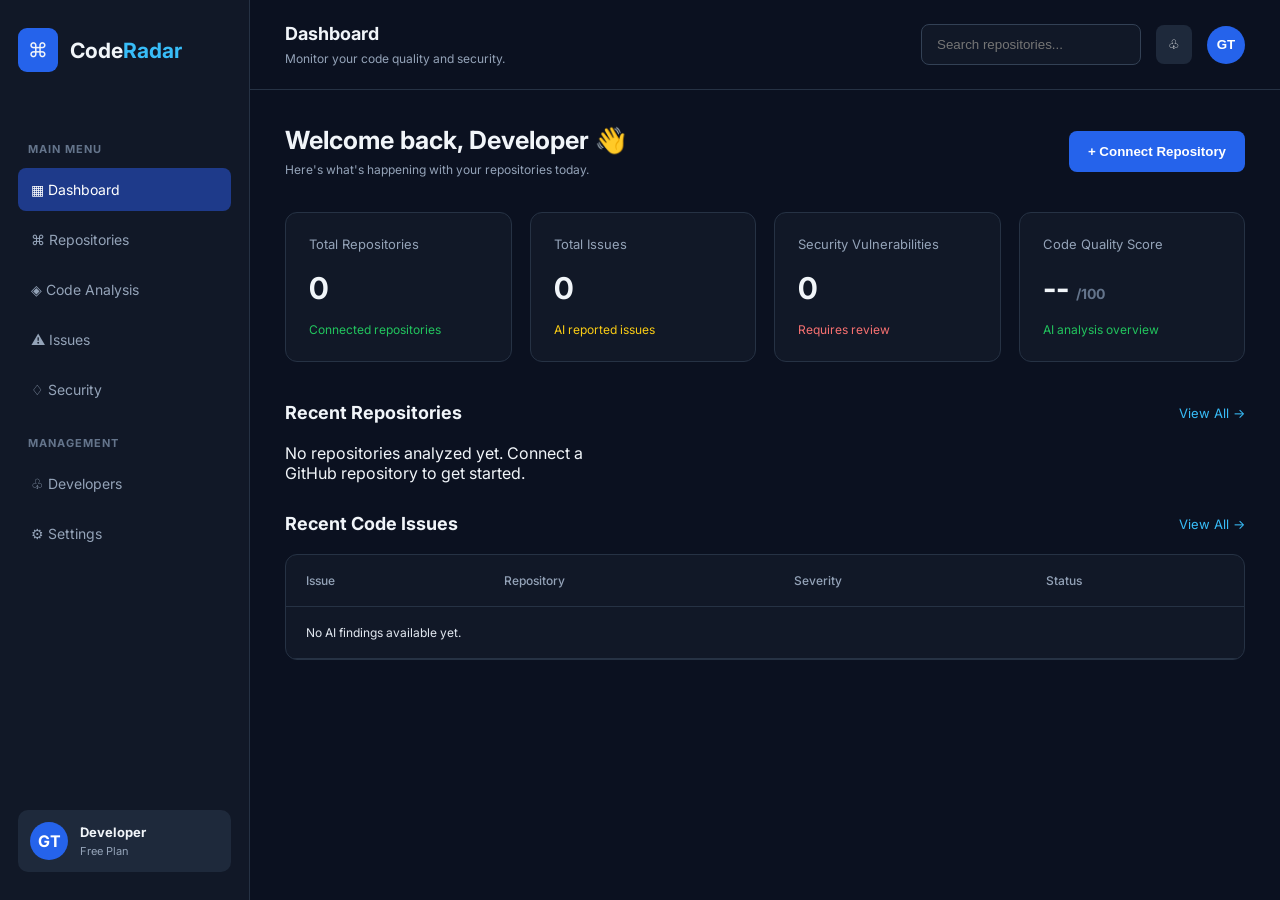
<file: frontend/index.html>
<!DOCTYPE html>
<html lang="en">

<head>
    <meta charset="UTF-8">
    <meta name="viewport" content="width=device-width, initial-scale=1.0">

    <title>Code Radar | AI Code Review</title>

    <link rel="stylesheet" href="css/style.css">
    <script src="js/app.js" defer></script>
</head>

<body>

    <div class="dashboard">

        <!-- Sidebar -->
        <aside class="sidebar">

            <div class="logo">
                <span class="logo-icon">⌘</span>
                <h2>Code<span>Radar</span></h2>
            </div>

            <div class="menu">
                <p class="menu-title">MAIN MENU</p>

                <a href="index.html" class="menu-item active">▦ Dashboard</a>
                <a href="repositories.html" class="menu-item">⌘ Repositories</a>
                <a href="analysis.html" class="menu-item">◈ Code Analysis</a>
                <a href="#" class="menu-item">⚠ Issues</a>
                <a href="security.html" class="menu-item">♢ Security</a>

                <p class="menu-title">MANAGEMENT</p>

                <a href="#" class="menu-item">♧ Developers</a>
                <a href="#" class="menu-item">⚙ Settings</a>
            </div>

            <div class="sidebar-bottom">
                <div class="user-profile">
                    <div class="avatar">GT</div>
                    <div>
                        <h4>Developer</h4>
                        <p>Free Plan</p>
                    </div>
                </div>
            </div>

        </aside>


        <!-- Main Content -->
        <main class="main-content">

            <!-- Top Navbar -->
            <header class="topbar">

                <div>
                    <h3>Dashboard</h3>
                    <p>Monitor your code quality and security.</p>
                </div>

                <div class="top-actions">
                    <input type="text" placeholder="Search repositories...">
                    <button class="notification">♧</button>
                    <button class="profile-btn">GT</button>
                </div>

            </header>


            <!-- Dashboard Content -->
            <section class="content">

                <div class="welcome-section">
                    <div>
                        <h1>Welcome back, Developer 👋</h1>
                        <p>Here's what's happening with your repositories today.</p>
                    </div>

                    <button class="connect-btn" id="connectBtn">
                        + Connect Repository
                    </button>
                </div>


                <!-- Statistics Cards -->
                <div class="stats-grid">

                    <div class="stat-card">
                        <p>Total Repositories</p>
                        <h2 id="totalRepositories">0</h2>
                        <span class="positive">Connected repositories</span>
                    </div>

                    <div class="stat-card">
                        <p>Total Issues</p>
                        <h2 id="totalIssues">0</h2>
                        <span class="warning">AI reported issues</span>
                    </div>

                    <div class="stat-card">
                        <p>Security Vulnerabilities</p>
                        <h2 id="totalVulnerabilities">0</h2>
                        <span class="danger">Requires review</span>
                    </div>

                    <div class="stat-card">
                        <p>Code Quality Score</p>
                        <h2>
                            <span id="qualityScore">--</span>
                            <span class="small">/100</span>
                        </h2>
                        <span class="positive">AI analysis overview</span>
                    </div>

                </div>


                <!-- Repository Section -->
                <div class="section-heading">
                    <h2>Recent Repositories</h2>
                    <a href="repositories.html">View All →</a>
                </div>

                <div class="repository-grid" id="recentRepositories">

                    <p id="noRepositories">
                        No repositories analyzed yet. Connect a GitHub repository to get started.
                    </p>

                </div>


                <!-- Issues Table -->
                <div class="section-heading">
                    <h2>Recent Code Issues</h2>
                    <a href="analysis.html">View All →</a>
                </div>

                <div class="table-container">

                    <table>

                        <thead>
                            <tr>
                                <th>Issue</th>
                                <th>Repository</th>
                                <th>Severity</th>
                                <th>Status</th>
                            </tr>
                        </thead>

                        <tbody id="recentIssues">

                            <tr>
                                <td colspan="4">
                                    No analysis results available yet.
                                </td>
                            </tr>

                        </tbody>

                    </table>

                </div>

            </section>

        </main>

    </div>


    <!-- GitHub Connect Modal -->
    <div class="modal-overlay" id="githubModal">

        <div class="modal-box">

            <div class="modal-header">
                <h2>Connect GitHub Repository</h2>
                <button id="closeModal">&times;</button>
            </div>

            <p class="modal-description">
                Connect your GitHub repository to start AI-powered code analysis.
            </p>

            <form id="githubForm">

                <label>GitHub Repository URL</label>

                <input
                    type="url"
                    id="repoUrl"
                    placeholder="https://github.com/username/repository"
                    required
                >

                <label>Repository Name</label>

                <input
                    type="text"
                    id="repoName"
                    placeholder="Enter repository name"
                    required
                >

                <button type="submit" class="modal-connect">
                    Connect Repository
                </button>

            </form>

        </div>

    </div>


    <!-- Toast Notification -->
    <div id="toast" class="toast"></div>


</body>
</html>
</file>
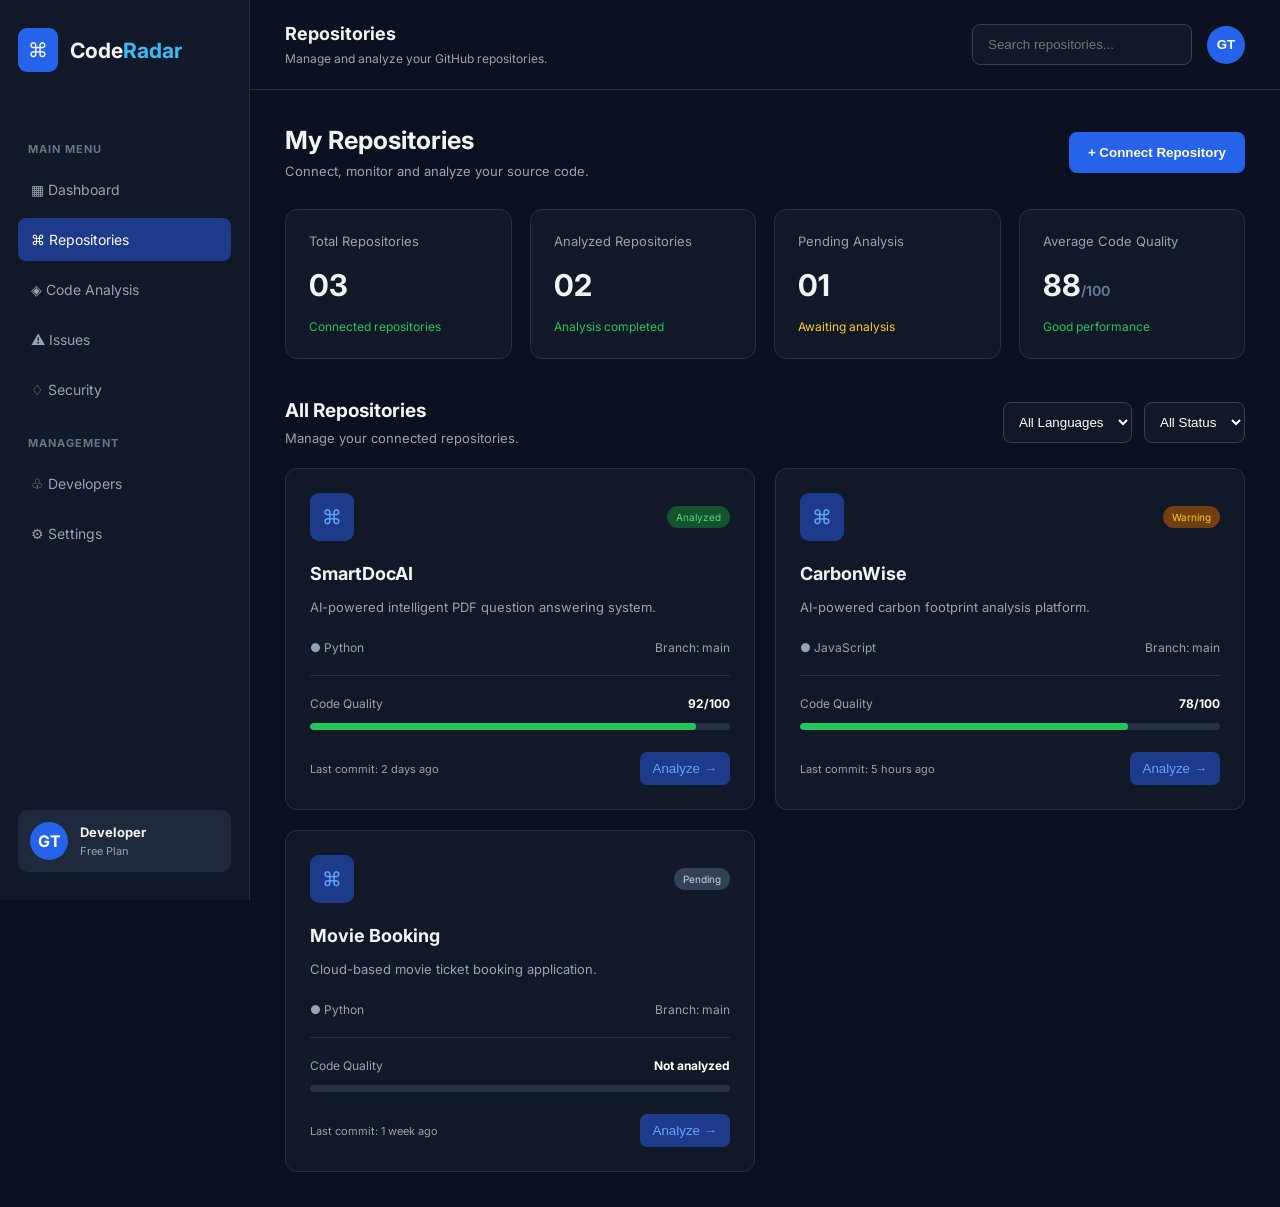
<file: frontend/repositories.html>
<!DOCTYPE html>
<html lang="en">

<head>
    <meta charset="UTF-8">
    <meta name="viewport" content="width=device-width, initial-scale=1.0">

    <title>Repositories | Code Radar</title>

    <link rel="stylesheet" href="css/style.css">
    <link rel="stylesheet" href="css/repositories.css">

    <script src="js/repositories.js" defer></script>
</head>

<body>

<div class="dashboard">

    <!-- Sidebar -->

    <aside class="sidebar">

        <div class="logo">
            <span class="logo-icon">⌘</span>
            <h2>Code<span>Radar</span></h2>
        </div>

        <div class="menu">

            <p class="menu-title">MAIN MENU</p>

            <a href="index.html" class="menu-item">▦ Dashboard</a>

            <a href="repositories.html" class="menu-item active">
                ⌘ Repositories
            </a>

            <a href="analysis.html" class="menu-item">◈ Code Analysis</a>
            <a href="#" class="menu-item">⚠ Issues</a>
            <a href="security.html" class="menu-item">♢ Security</a>

            <p class="menu-title">MANAGEMENT</p>

            <a href="#" class="menu-item">♧ Developers</a>
            <a href="#" class="menu-item">⚙ Settings</a>

        </div>

        <div class="sidebar-bottom">

            <div class="user-profile">

                <div class="avatar">GT</div>

                <div>
                    <h4>Developer</h4>
                    <p>Free Plan</p>
                </div>

            </div>

        </div>

    </aside>


    <!-- Main Content -->

    <main class="main-content">

        <header class="topbar">

            <div>
                <h3>Repositories</h3>
                <p>Manage and analyze your GitHub repositories.</p>
            </div>

            <div class="top-actions">

                <input
                    type="text"
                    id="searchRepo"
                    placeholder="Search repositories..."
                >

                <button class="profile-btn">GT</button>

            </div>

        </header>


        <section class="content">

            <!-- Page Header -->

            <div class="repo-header">

                <div>
                    <h1>My Repositories</h1>

                    <p>
                        Connect, monitor and analyze your source code.
                    </p>
                </div>

                <button class="connect-btn" id="connectRepo">
                    + Connect Repository
                </button>

            </div>


            <!-- Repository Statistics -->

            <div class="stats-grid">

                <div class="stat-card">
                    <p>Total Repositories</p>
                    <h2 id="totalRepos">03</h2>
                    <span class="positive">Connected repositories</span>
                </div>

                <div class="stat-card">
                    <p>Analyzed Repositories</p>
                    <h2>02</h2>
                    <span class="positive">Analysis completed</span>
                </div>

                <div class="stat-card">
                    <p>Pending Analysis</p>
                    <h2>01</h2>
                    <span class="warning">Awaiting analysis</span>
                </div>

                <div class="stat-card">
                    <p>Average Code Quality</p>
                    <h2>88<span class="small">/100</span></h2>
                    <span class="positive">Good performance</span>
                </div>

            </div>


            <!-- Filters -->

            <div class="repo-filters">

                <div>
                    <h2>All Repositories</h2>
                    <p>Manage your connected repositories.</p>
                </div>

                <div class="filter-controls">

                    <select id="languageFilter">

                        <option value="all">All Languages</option>
                        <option value="python">Python</option>
                        <option value="javascript">JavaScript</option>

                    </select>

                    <select id="statusFilter">

                        <option value="all">All Status</option>
                        <option value="analyzed">Analyzed</option>
                        <option value="pending">Pending</option>

                    </select>

                </div>

            </div>


            <!-- Repository Cards -->

            <div class="all-repos" id="repositoryList">

                <div class="repo-management-card"
                     data-language="python"
                     data-status="analyzed">

                    <div class="repo-card-header">

                        <div class="repo-icon">⌘</div>

                        <span class="status success">Analyzed</span>

                    </div>

                    <h3>SmartDocAI</h3>

                    <p>
                        AI-powered intelligent PDF question answering system.
                    </p>

                    <div class="repo-meta">

                        <span>● Python</span>
                        <span>Branch: main</span>

                    </div>

                    <div class="quality-section">

                        <span>Code Quality</span>
                        <strong>92/100</strong>

                    </div>

                    <div class="progress">
                        <div style="width:92%"></div>
                    </div>

                    <div class="repo-footer">

                        <span>Last commit: 2 days ago</span>

                        <button class="analyze-btn">
                            Analyze →
                        </button>

                    </div>

                </div>


                <div class="repo-management-card"
                     data-language="javascript"
                     data-status="analyzed">

                    <div class="repo-card-header">

                        <div class="repo-icon">⌘</div>

                        <span class="status warning-status">Warning</span>

                    </div>

                    <h3>CarbonWise</h3>

                    <p>
                        AI-powered carbon footprint analysis platform.
                    </p>

                    <div class="repo-meta">

                        <span>● JavaScript</span>
                        <span>Branch: main</span>

                    </div>

                    <div class="quality-section">

                        <span>Code Quality</span>
                        <strong>78/100</strong>

                    </div>

                    <div class="progress">
                        <div style="width:78%"></div>
                    </div>

                    <div class="repo-footer">

                        <span>Last commit: 5 hours ago</span>

                        <button class="analyze-btn">
                            Analyze →
                        </button>

                    </div>

                </div>


                <div class="repo-management-card"
                     data-language="python"
                     data-status="pending">

                    <div class="repo-card-header">

                        <div class="repo-icon">⌘</div>

                        <span class="status pending-status">Pending</span>

                    </div>

                    <h3>Movie Booking</h3>

                    <p>
                        Cloud-based movie ticket booking application.
                    </p>

                    <div class="repo-meta">

                        <span>● Python</span>
                        <span>Branch: main</span>

                    </div>

                    <div class="quality-section">

                        <span>Code Quality</span>
                        <strong>Not analyzed</strong>

                    </div>

                    <div class="progress">
                        <div style="width:0%"></div>
                    </div>

                    <div class="repo-footer">

                        <span>Last commit: 1 week ago</span>

                        <button class="analyze-btn">
                            Analyze →
                        </button>

                    </div>

                </div>

            </div>

            <div id="emptyMessage" class="empty-message">
                No repositories found.
            </div>

        </section>

    </main>

</div>


<!-- Connect Repository Modal -->

<div class="modal-overlay" id="repoModal">

    <div class="modal-box">

        <div class="modal-header">

            <h2>Connect Repository</h2>

            <button id="closeRepoModal">&times;</button>

        </div>

        <p class="modal-description">
            Enter your GitHub repository details.
        </p>

        <form id="repoForm">

            <label>Repository URL</label>

            <input
                type="url"
                id="newRepoUrl"
                placeholder="https://github.com/username/repository"
                required
            >

            <label>Repository Name</label>

            <input
                type="text"
                id="newRepoName"
                placeholder="Repository name"
                required
            >

            <button type="submit" class="modal-connect">
                Add Repository
            </button>

        </form>

    </div>

</div>


<div id="repoToast" class="toast"></div>

</body>
</html>
</file>
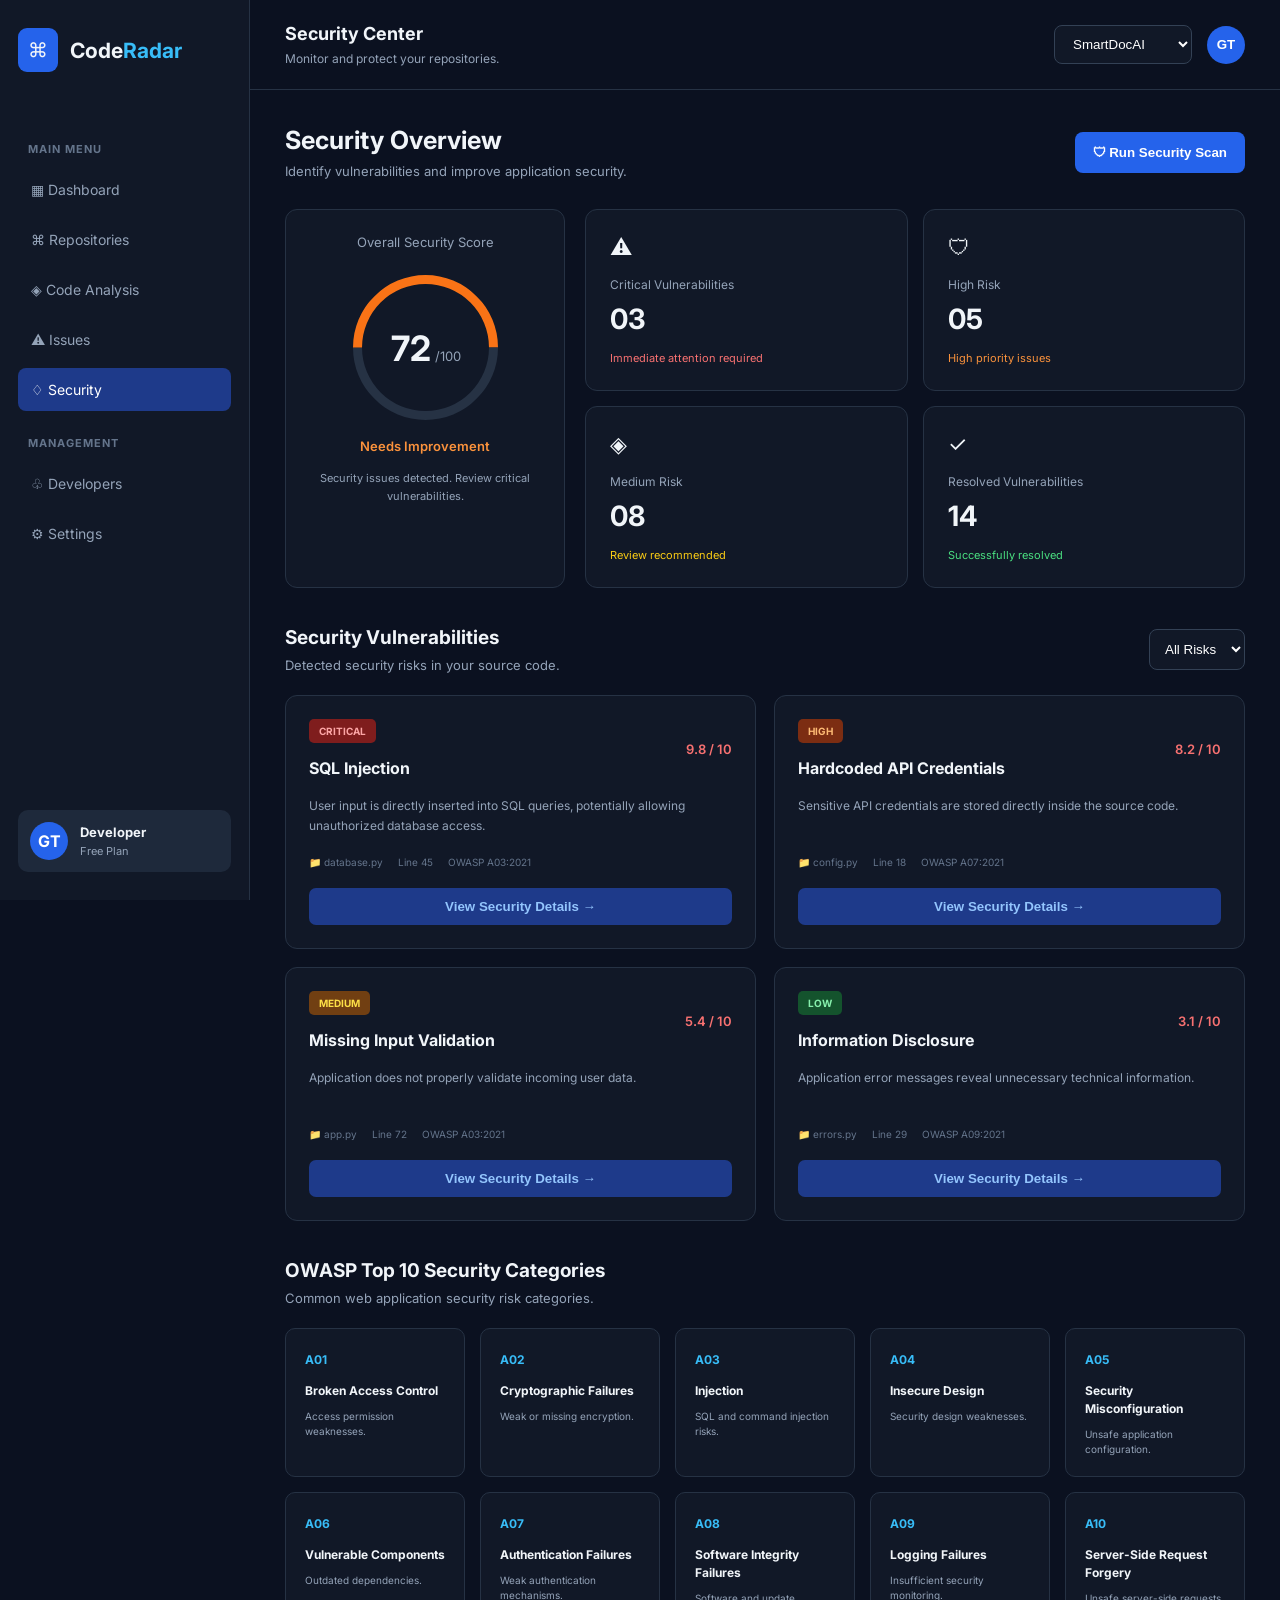
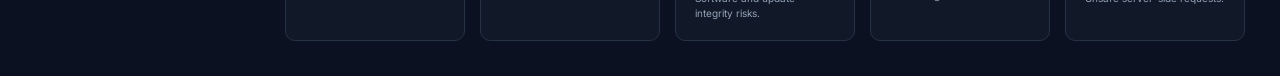
<file: frontend/security.html>
<!DOCTYPE html>
<html lang="en">

<head>
    <meta charset="UTF-8">
    <meta name="viewport" content="width=device-width, initial-scale=1.0">

    <title>Security Dashboard | Code Radar</title>

    <link rel="stylesheet" href="css/style.css">
    <link rel="stylesheet" href="css/security.css">

    <script src="js/security.js" defer></script>
</head>

<body>

<div class="dashboard">

    <!-- Sidebar -->

    <aside class="sidebar">

        <div class="logo">
            <span class="logo-icon">⌘</span>
            <h2>Code<span>Radar</span></h2>
        </div>

        <div class="menu">

            <p class="menu-title">MAIN MENU</p>

            <a href="index.html" class="menu-item">▦ Dashboard</a>

            <a href="repositories.html" class="menu-item">⌘ Repositories</a>

            <a href="analysis.html" class="menu-item">◈ Code Analysis</a>

            <a href="#" class="menu-item">⚠ Issues</a>

            <a href="security.html" class="menu-item active">♢ Security</a>

            <p class="menu-title">MANAGEMENT</p>

            <a href="#" class="menu-item">♧ Developers</a>

            <a href="#" class="menu-item">⚙ Settings</a>

        </div>

        <div class="sidebar-bottom">

            <div class="user-profile">

                <div class="avatar">GT</div>

                <div>
                    <h4>Developer</h4>
                    <p>Free Plan</p>
                </div>

            </div>

        </div>

    </aside>


    <!-- Main Content -->

    <main class="main-content">

        <header class="topbar">

            <div>
                <h3>Security Center</h3>
                <p>Monitor and protect your repositories.</p>
            </div>

            <div class="top-actions">

                <select id="securityRepo">

                    <option>SmartDocAI</option>
                    <option>CarbonWise</option>
                    <option>Movie Booking</option>

                </select>

                <button class="profile-btn">GT</button>

            </div>

        </header>


        <section class="content">

            <!-- Header -->

            <div class="security-header">

                <div>
                    <h1>Security Overview</h1>

                    <p>
                        Identify vulnerabilities and improve application security.
                    </p>
                </div>

                <button class="security-scan-btn" id="securityScan">
                    🛡 Run Security Scan
                </button>

            </div>


            <!-- Security Score -->

            <div class="security-overview">

                <div class="security-score-card">

                    <p>Overall Security Score</p>

                    <div class="security-circle">

                        <div>
                            <h2>72</h2>
                            <span>/100</span>
                        </div>

                    </div>

                    <span class="security-status">
                        Needs Improvement
                    </span>

                    <p class="score-info">
                        Security issues detected. Review critical vulnerabilities.
                    </p>

                </div>


                <!-- Security Statistics -->

                <div class="security-stats">

                    <div class="security-stat-card">

                        <span class="security-icon red">⚠</span>

                        <p>Critical Vulnerabilities</p>

                        <h2>03</h2>

                        <span class="red-text">Immediate attention required</span>

                    </div>


                    <div class="security-stat-card">

                        <span class="security-icon orange">🛡</span>

                        <p>High Risk</p>

                        <h2>05</h2>

                        <span class="orange-text">High priority issues</span>

                    </div>


                    <div class="security-stat-card">

                        <span class="security-icon yellow">◈</span>

                        <p>Medium Risk</p>

                        <h2>08</h2>

                        <span class="yellow-text">Review recommended</span>

                    </div>


                    <div class="security-stat-card">

                        <span class="security-icon green">✓</span>

                        <p>Resolved Vulnerabilities</p>

                        <h2>14</h2>

                        <span class="green-text">Successfully resolved</span>

                    </div>

                </div>

            </div>


            <!-- Vulnerability List -->

            <div class="vulnerability-section">

                <div class="security-section-heading">

                    <div>
                        <h2>Security Vulnerabilities</h2>

                        <p>
                            Detected security risks in your source code.
                        </p>
                    </div>

                    <select id="riskFilter">

                        <option value="all">All Risks</option>

                        <option value="critical">Critical</option>

                        <option value="high">High</option>

                        <option value="medium">Medium</option>

                        <option value="low">Low</option>

                    </select>

                </div>


                <div class="vulnerability-list" id="vulnerabilityList">


                    <!-- Vulnerability 1 -->

                    <div class="vulnerability-card"
                         data-risk="critical">

                        <div class="vulnerability-top">

                            <div>
                                <span class="risk-label critical-risk">
                                    CRITICAL
                                </span>

                                <h3>SQL Injection</h3>
                            </div>

                            <span class="risk-score">9.8 / 10</span>

                        </div>

                        <p>
                            User input is directly inserted into SQL queries,
                            potentially allowing unauthorized database access.
                        </p>

                        <div class="vulnerability-meta">

                            <span>📁 database.py</span>

                            <span>Line 45</span>

                            <span>OWASP A03:2021</span>

                        </div>

                        <button class="security-details-btn"
                                data-title="SQL Injection"
                                data-description="Untrusted user input is directly used in SQL queries. Attackers may manipulate database queries to access or modify unauthorized information."
                                data-solution="Use parameterized queries, prepared statements and proper input validation.">

                            View Security Details →

                        </button>

                    </div>


                    <!-- Vulnerability 2 -->

                    <div class="vulnerability-card"
                         data-risk="high">

                        <div class="vulnerability-top">

                            <div>
                                <span class="risk-label high-risk">
                                    HIGH
                                </span>

                                <h3>Hardcoded API Credentials</h3>
                            </div>

                            <span class="risk-score">8.2 / 10</span>

                        </div>

                        <p>
                            Sensitive API credentials are stored directly
                            inside the source code.
                        </p>

                        <div class="vulnerability-meta">

                            <span>📁 config.py</span>

                            <span>Line 18</span>

                            <span>OWASP A07:2021</span>

                        </div>

                        <button class="security-details-btn"
                                data-title="Hardcoded API Credentials"
                                data-description="Sensitive credentials stored in source code may be exposed through repository access or accidental commits."
                                data-solution="Use environment variables or a dedicated secrets manager. Rotate any credentials that have already been exposed.">

                            View Security Details →

                        </button>

                    </div>


                    <!-- Vulnerability 3 -->

                    <div class="vulnerability-card"
                         data-risk="medium">

                        <div class="vulnerability-top">

                            <div>
                                <span class="risk-label medium-risk">
                                    MEDIUM
                                </span>

                                <h3>Missing Input Validation</h3>
                            </div>

                            <span class="risk-score">5.4 / 10</span>

                        </div>

                        <p>
                            Application does not properly validate
                            incoming user data.
                        </p>

                        <div class="vulnerability-meta">

                            <span>📁 app.py</span>

                            <span>Line 72</span>

                            <span>OWASP A03:2021</span>

                        </div>

                        <button class="security-details-btn"
                                data-title="Missing Input Validation"
                                data-description="Unvalidated input may cause unexpected application behavior and can contribute to injection or other security problems."
                                data-solution="Validate input on the server using strict schemas, expected data types and length constraints.">

                            View Security Details →

                        </button>

                    </div>


                    <!-- Vulnerability 4 -->

                    <div class="vulnerability-card"
                         data-risk="low">

                        <div class="vulnerability-top">

                            <div>
                                <span class="risk-label low-risk">
                                    LOW
                                </span>

                                <h3>Information Disclosure</h3>
                            </div>

                            <span class="risk-score">3.1 / 10</span>

                        </div>

                        <p>
                            Application error messages reveal unnecessary
                            technical information.
                        </p>

                        <div class="vulnerability-meta">

                            <span>📁 errors.py</span>

                            <span>Line 29</span>

                            <span>OWASP A09:2021</span>

                        </div>

                        <button class="security-details-btn"
                                data-title="Information Disclosure"
                                data-description="Detailed error messages may reveal internal implementation details and sensitive debugging information."
                                data-solution="Return generic error messages to users and keep detailed errors in protected server logs.">

                            View Security Details →

                        </button>

                    </div>

                </div>


                <div id="noVulnerabilities" class="no-vulnerabilities">
                    No vulnerabilities found for this risk level.
                </div>

            </div>


            <!-- OWASP Section -->

            <div class="owasp-section">

                <div class="security-section-heading">

                    <div>
                        <h2>OWASP Top 10 Security Categories</h2>

                        <p>
                            Common web application security risk categories.
                        </p>
                    </div>

                </div>


                <div class="owasp-grid">

                    <div class="owasp-card">
                        <span>A01</span>
                        <h3>Broken Access Control</h3>
                        <p>Access permission weaknesses.</p>
                    </div>

                    <div class="owasp-card">
                        <span>A02</span>
                        <h3>Cryptographic Failures</h3>
                        <p>Weak or missing encryption.</p>
                    </div>

                    <div class="owasp-card">
                        <span>A03</span>
                        <h3>Injection</h3>
                        <p>SQL and command injection risks.</p>
                    </div>

                    <div class="owasp-card">
                        <span>A04</span>
                        <h3>Insecure Design</h3>
                        <p>Security design weaknesses.</p>
                    </div>

                    <div class="owasp-card">
                        <span>A05</span>
                        <h3>Security Misconfiguration</h3>
                        <p>Unsafe application configuration.</p>
                    </div>

                    <div class="owasp-card">
                        <span>A06</span>
                        <h3>Vulnerable Components</h3>
                        <p>Outdated dependencies.</p>
                    </div>

                    <div class="owasp-card">
                        <span>A07</span>
                        <h3>Authentication Failures</h3>
                        <p>Weak authentication mechanisms.</p>
                    </div>

                    <div class="owasp-card">
                        <span>A08</span>
                        <h3>Software Integrity Failures</h3>
                        <p>Software and update integrity risks.</p>
                    </div>

                    <div class="owasp-card">
                        <span>A09</span>
                        <h3>Logging Failures</h3>
                        <p>Insufficient security monitoring.</p>
                    </div>

                    <div class="owasp-card">
                        <span>A10</span>
                        <h3>Server-Side Request Forgery</h3>
                        <p>Unsafe server-side requests.</p>
                    </div>

                </div>

            </div>


            <!-- Security Details Modal -->

            <div class="security-modal" id="securityModal">

                <div class="security-modal-content">

                    <div class="security-modal-header">

                        <h2>🛡 Security Details</h2>

                        <button id="closeSecurityModal">&times;</button>

                    </div>

                    <h3 id="securityTitle"></h3>

                    <h4>Vulnerability Description</h4>

                    <p id="securityDescription"></p>

                    <h4>Recommended Solution</h4>

                    <p id="securitySolution"></p>

                    <div class="security-warning">
                        Review and test all security recommendations
                        before applying them.
                    </div>

                </div>

            </div>


            <div id="securityToast" class="toast"></div>

        </section>

    </main>

</div>

</body>
</html>
</file>
<file: frontend/css/style.css>
@import url('https://fonts.googleapis.com/css2?family=Inter:wght@400;500;600;700;800&display=swap');

* {
    margin: 0;
    padding: 0;
    box-sizing: border-box;
}

body {
    background: #0b1120;
    color: #f1f5f9;
    font-family: 'Inter', sans-serif;
}

.dashboard {
    display: flex;
    min-height: 100vh;
}

/* Sidebar */

.sidebar {
    width: 250px;
    background: #111827;
    border-right: 1px solid #263244;
    padding: 28px 18px;
    display: flex;
    flex-direction: column;
    position: fixed;
    height: 100vh;
}

.logo {
    display: flex;
    align-items: center;
    gap: 12px;
    margin-bottom: 45px;
}

.logo-icon {
    background: #2563eb;
    padding: 10px;
    border-radius: 9px;
    font-size: 20px;
}

.logo h2 {
    font-size: 21px;
}

.logo h2 span {
    color: #38bdf8;
}

.menu-title {
    color: #64748b;
    font-size: 11px;
    font-weight: 700;
    margin: 25px 10px 12px;
    letter-spacing: 1px;
}

.menu-item {
    display: block;
    padding: 13px;
    margin-bottom: 7px;
    border-radius: 8px;
    text-decoration: none;
    color: #94a3b8;
    font-size: 14px;
    transition: 0.3s;
}

.menu-item:hover,
.menu-item.active {
    background: #1e3a8a;
    color: white;
}

.sidebar-bottom {
    margin-top: auto;
}

.user-profile {
    display: flex;
    gap: 12px;
    align-items: center;
    padding: 12px;
    background: #1e293b;
    border-radius: 10px;
}

.avatar,
.profile-btn {
    background: #2563eb;
    border: none;
    border-radius: 50%;
    width: 38px;
    height: 38px;
    display: grid;
    place-items: center;
    color: white;
    font-weight: bold;
}

.user-profile h4 {
    font-size: 13px;
}

.user-profile p {
    font-size: 11px;
    color: #94a3b8;
    margin-top: 4px;
}

/* Main Content */

.main-content {
    margin-left: 250px;
    width: calc(100% - 250px);
}

.topbar {
    height: 90px;
    border-bottom: 1px solid #263244;
    padding: 20px 35px;
    display: flex;
    align-items: center;
    justify-content: space-between;
}

.topbar h3 {
    font-size: 18px;
}

.topbar p,
.welcome-section p {
    color: #94a3b8;
    font-size: 12px;
    margin-top: 7px;
}

.top-actions {
    display: flex;
    align-items: center;
    gap: 15px;
}

.top-actions input {
    background: #111827;
    border: 1px solid #334155;
    padding: 12px 15px;
    border-radius: 8px;
    color: white;
    outline: none;
    width: 220px;
}

.notification {
    background: #1e293b;
    border: none;
    padding: 12px;
    border-radius: 8px;
    color: white;
    cursor: pointer;
}

/* Content */

.content {
    padding: 35px;
}

.welcome-section {
    display: flex;
    justify-content: space-between;
    align-items: center;
    margin-bottom: 35px;
}

.welcome-section h1 {
    font-size: 25px;
}

.connect-btn {
    background: #2563eb;
    color: white;
    border: none;
    padding: 13px 19px;
    border-radius: 8px;
    font-weight: 600;
    cursor: pointer;
    transition: 0.3s;
}

.connect-btn:hover {
    background: #1d4ed8;
    transform: translateY(-2px);
}

/* Statistics */

.stats-grid {
    display: grid;
    grid-template-columns: repeat(4, 1fr);
    gap: 18px;
    margin-bottom: 40px;
}

.stat-card {
    background: #111827;
    border: 1px solid #263244;
    border-radius: 12px;
    padding: 23px;
    transition: 0.3s;
}

.stat-card:hover,
.repo-card:hover {
    border-color: #3b82f6;
    transform: translateY(-4px);
}

.stat-card p {
    color: #94a3b8;
    font-size: 13px;
}

.stat-card h2 {
    font-size: 30px;
    margin: 18px 0 12px;
}

.small {
    color: #64748b;
    font-size: 14px;
}

.positive {
    color: #22c55e;
    font-size: 12px;
}

.warning {
    color: #facc15;
    font-size: 12px;
}

.danger {
    color: #f87171;
    font-size: 12px;
}

/* Repositories */

.section-heading {
    display: flex;
    justify-content: space-between;
    align-items: center;
    margin: 30px 0 20px;
}

.section-heading h2 {
    font-size: 18px;
}

.section-heading a {
    color: #38bdf8;
    text-decoration: none;
    font-size: 13px;
}

.repository-grid {
    display: grid;
    grid-template-columns: repeat(3, 1fr);
    gap: 18px;
}

.repo-card {
    background: #111827;
    border: 1px solid #263244;
    padding: 22px;
    border-radius: 12px;
    transition: 0.3s;
}

.repo-top {
    display: flex;
    justify-content: space-between;
    align-items: center;
    gap: 10px;
}

.repo-top h3 {
    font-size: 15px;
}

.repo-card > p {
    color: #94a3b8;
    font-size: 12px;
    line-height: 1.7;
    margin: 18px 0;
}

.status {
    font-size: 10px;
    padding: 5px 9px;
    border-radius: 20px;
}

.success {
    color: #4ade80;
    background: #14532d;
}

.warning-status {
    color: #facc15;
    background: #713f12;
}

.repo-details {
    display: flex;
    justify-content: space-between;
    color: #94a3b8;
    font-size: 11px;
}

/* Issues Table */

.table-container {
    overflow-x: auto;
    background: #111827;
    border: 1px solid #263244;
    border-radius: 12px;
}

table {
    width: 100%;
    border-collapse: collapse;
    text-align: left;
}

th, td {
    padding: 18px 20px;
    border-bottom: 1px solid #263244;
    font-size: 12px;
}

th {
    color: #94a3b8;
    font-weight: 500;
}

td {
    color: #e2e8f0;
}

.severity {
    padding: 5px 10px;
    border-radius: 5px;
    font-size: 10px;
}

.critical {
    color: #f87171;
    background: #7f1d1d;
}

.high {
    color: #fb923c;
    background: #7c2d12;
}

.low {
    color: #4ade80;
    background: #14532d;
}

/* Responsive */

@media (max-width: 1100px) {
    .stats-grid {
        grid-template-columns: repeat(2, 1fr);
    }

    .repository-grid {
        grid-template-columns: repeat(2, 1fr);
    }
}

@media (max-width: 768px) {
    .sidebar {
        display: none;
    }

    .main-content {
        margin-left: 0;
        width: 100%;
    }

    .topbar {
        padding: 15px;
    }

    .content {
        padding: 20px;
    }

    .stats-grid,
    .repository-grid {
        grid-template-columns: 1fr;
    }

    .welcome-section {
        align-items: flex-start;
        flex-direction: column;
        gap: 20px;
    }

    .top-actions input {
        width: 130px;
    }
}

/* Modal Overlay */

.modal-overlay {
    display: none;
    position: fixed;
    inset: 0;
    background: rgba(0, 0, 0, 0.75);
    justify-content: center;
    align-items: center;
    z-index: 1000;
    padding: 20px;
}

.modal-overlay.show {
    display: flex;
}

.modal-box {
    background: #111827;
    border: 1px solid #334155;
    width: 100%;
    max-width: 450px;
    padding: 28px;
    border-radius: 14px;
    animation: modalOpen 0.3s ease;
}

@keyframes modalOpen {
    from {
        opacity: 0;
        transform: translateY(20px);
    }

    to {
        opacity: 1;
        transform: translateY(0);
    }
}

.modal-header {
    display: flex;
    justify-content: space-between;
    align-items: center;
}

.modal-header h2 {
    font-size: 19px;
}

.modal-header button {
    background: transparent;
    color: white;
    border: none;
    font-size: 28px;
    cursor: pointer;
}

.modal-description {
    color: #94a3b8;
    font-size: 13px;
    line-height: 1.6;
    margin: 18px 0 25px;
}

#githubForm label {
    display: block;
    font-size: 13px;
    margin: 18px 0 9px;
}

#githubForm input {
    width: 100%;
    padding: 13px;
    background: #0b1120;
    border: 1px solid #334155;
    border-radius: 8px;
    color: white;
    outline: none;
}

#githubForm input:focus {
    border-color: #3b82f6;
}

.modal-connect {
    width: 100%;
    margin-top: 25px;
    padding: 13px;
    background: #2563eb;
    color: white;
    border: none;
    border-radius: 8px;
    cursor: pointer;
    font-weight: 600;
}

.modal-connect:hover {
    background: #1d4ed8;
}

/* Toast */

.toast {
    position: fixed;
    bottom: 25px;
    right: 25px;
    background: #1e293b;
    color: white;
    border: 1px solid #3b82f6;
    padding: 15px 22px;
    border-radius: 9px;
    display: none;
    z-index: 2000;
    font-size: 13px;
}

.toast.show {
    display: block;
    animation: modalOpen 0.3s ease;
}
</file>
<file: frontend/css/repositories.css>
.repo-header {
    display: flex;
    justify-content: space-between;
    align-items: center;
    margin-bottom: 30px;
}

.repo-header h1 {
    font-size: 25px;
}

.repo-header p,
.repo-filters p {
    color: #94a3b8;
    font-size: 13px;
    margin-top: 8px;
}

.repo-filters {
    display: flex;
    justify-content: space-between;
    align-items: center;
    margin: 35px 0 22px;
}

.repo-filters h2 {
    font-size: 19px;
}

.filter-controls {
    display: flex;
    gap: 12px;
}

.filter-controls select {
    background: #111827;
    color: white;
    border: 1px solid #334155;
    padding: 11px;
    border-radius: 8px;
    cursor: pointer;
}

.all-repos {
    display: grid;
    grid-template-columns: repeat(2, 1fr);
    gap: 20px;
}

.repo-management-card {
    background: #111827;
    border: 1px solid #263244;
    border-radius: 12px;
    padding: 24px;
    transition: 0.3s;
}

.repo-management-card:hover {
    border-color: #3b82f6;
    transform: translateY(-3px);
}

.repo-card-header {
    display: flex;
    justify-content: space-between;
    align-items: center;
    margin-bottom: 22px;
}

.repo-icon {
    background: #1e3a8a;
    color: #60a5fa;
    padding: 12px;
    border-radius: 9px;
    font-size: 20px;
}

.repo-management-card h3 {
    font-size: 18px;
    margin-bottom: 12px;
}

.repo-management-card > p {
    font-size: 13px;
    color: #94a3b8;
    line-height: 1.7;
    margin-bottom: 22px;
}

.repo-meta {
    display: flex;
    justify-content: space-between;
    color: #94a3b8;
    font-size: 12px;
    padding-bottom: 20px;
    border-bottom: 1px solid #263244;
}

.quality-section {
    display: flex;
    justify-content: space-between;
    margin: 20px 0 12px;
    font-size: 12px;
    color: #94a3b8;
}

.quality-section strong {
    color: white;
}

.progress {
    height: 7px;
    background: #263244;
    border-radius: 10px;
    overflow: hidden;
}

.progress div {
    height: 100%;
    background: #22c55e;
    border-radius: 10px;
}

.repo-footer {
    display: flex;
    justify-content: space-between;
    align-items: center;
    margin-top: 22px;
}

.repo-footer span {
    font-size: 11px;
    color: #94a3b8;
}

.analyze-btn {
    background: #1e3a8a;
    color: #60a5fa;
    border: none;
    padding: 9px 13px;
    border-radius: 7px;
    cursor: pointer;
}

.analyze-btn:hover {
    background: #2563eb;
    color: white;
}

.pending-status {
    color: #cbd5e1;
    background: #334155;
}

.empty-message {
    display: none;
    text-align: center;
    color: #94a3b8;
    padding: 40px;
}

@media(max-width: 1000px) {
    .all-repos {
        grid-template-columns: 1fr;
    }
}

@media(max-width: 650px) {
    .repo-header,
    .repo-filters {
        flex-direction: column;
        align-items: flex-start;
        gap: 18px;
    }

    .filter-controls {
        flex-wrap: wrap;
    }

    .repo-footer {
        gap: 12px;
        flex-wrap: wrap;
    }
}
</file>
<file: frontend/css/security.css>
/* Security Header */

#securityRepo {
    background: #111827;
    color: white;
    border: 1px solid #334155;
    padding: 10px 14px;
    border-radius: 8px;
}

.security-header {
    display: flex;
    justify-content: space-between;
    align-items: center;
    margin-bottom: 30px;
}

.security-header h1 {
    font-size: 25px;
}

.security-header p,
.security-section-heading p {
    color: #94a3b8;
    font-size: 13px;
    margin-top: 8px;
}

.security-scan-btn {
    background: #2563eb;
    color: white;
    border: none;
    padding: 13px 18px;
    border-radius: 8px;
    cursor: pointer;
    font-weight: 600;
}


/* Security Overview */

.security-overview {
    display: grid;
    grid-template-columns: 280px 1fr;
    gap: 20px;
    margin-bottom: 35px;
}

.security-score-card,
.security-stat-card {
    background: #111827;
    border: 1px solid #263244;
    border-radius: 12px;
    padding: 24px;
}

.security-score-card {
    text-align: center;
}

.security-score-card > p:first-child {
    color: #94a3b8;
    font-size: 13px;
}

.security-circle {
    width: 145px;
    height: 145px;
    border: 9px solid #f97316;
    border-right-color: #263244;
    border-bottom-color: #263244;
    border-radius: 50%;
    display: grid;
    place-items: center;
    margin: 25px auto 15px;
    transform: rotate(45deg);
}

.security-circle div {
    transform: rotate(-45deg);
}

.security-circle h2 {
    display: inline;
    font-size: 35px;
}

.security-circle span {
    color: #94a3b8;
    font-size: 13px;
}

.security-status {
    color: #fb923c;
    font-size: 13px;
    font-weight: 600;
}

.score-info {
    color: #94a3b8;
    font-size: 11px;
    line-height: 1.6;
    margin-top: 15px;
}


/* Security Statistics */

.security-stats {
    display: grid;
    grid-template-columns: repeat(2, 1fr);
    gap: 15px;
}

.security-stat-card {
    transition: 0.3s;
}

.security-stat-card:hover {
    border-color: #3b82f6;
    transform: translateY(-3px);
}

.security-icon {
    font-size: 22px;
}

.security-stat-card p {
    color: #94a3b8;
    font-size: 12px;
    margin-top: 17px;
}

.security-stat-card h2 {
    font-size: 28px;
    margin: 10px 0;
}

.security-stat-card > span:last-child {
    font-size: 11px;
}

.red-text {
    color: #f87171;
}

.orange-text {
    color: #fb923c;
}

.yellow-text {
    color: #facc15;
}

.green-text {
    color: #4ade80;
}


/* Vulnerability Section */

.vulnerability-section,
.owasp-section {
    margin-top: 38px;
}

.security-section-heading {
    display: flex;
    justify-content: space-between;
    align-items: center;
    margin-bottom: 22px;
}

.security-section-heading h2 {
    font-size: 19px;
}

#riskFilter {
    background: #111827;
    color: white;
    border: 1px solid #334155;
    padding: 11px;
    border-radius: 8px;
}

.vulnerability-list {
    display: grid;
    grid-template-columns: repeat(2, 1fr);
    gap: 18px;
}

.vulnerability-card {
    background: #111827;
    border: 1px solid #263244;
    border-radius: 12px;
    padding: 23px;
    transition: 0.3s;
}

.vulnerability-card:hover {
    border-color: #3b82f6;
    transform: translateY(-3px);
}

.vulnerability-top {
    display: flex;
    justify-content: space-between;
    align-items: center;
}

.vulnerability-top h3 {
    font-size: 16px;
    margin-top: 15px;
}

.risk-label {
    display: inline-block;
    font-size: 10px;
    font-weight: 700;
    padding: 6px 10px;
    border-radius: 5px;
}

.critical-risk {
    background: #7f1d1d;
    color: #fca5a5;
}

.high-risk {
    background: #7c2d12;
    color: #fdba74;
}

.medium-risk {
    background: #713f12;
    color: #fde047;
}

.low-risk {
    background: #14532d;
    color: #86efac;
}

.risk-score {
    color: #f87171;
    font-size: 13px;
    font-weight: 600;
}

.vulnerability-card > p {
    color: #94a3b8;
    font-size: 12px;
    line-height: 1.7;
    margin: 18px 0;
    min-height: 42px;
}

.vulnerability-meta {
    display: flex;
    flex-wrap: wrap;
    gap: 15px;
    color: #64748b;
    font-size: 10px;
    margin-bottom: 20px;
}

.security-details-btn {
    width: 100%;
    padding: 11px;
    background: #1e3a8a;
    border: none;
    color: #93c5fd;
    border-radius: 7px;
    cursor: pointer;
    font-weight: 600;
}

.security-details-btn:hover {
    background: #2563eb;
    color: white;
}

.no-vulnerabilities {
    display: none;
    text-align: center;
    padding: 35px;
    color: #94a3b8;
}


/* OWASP Categories */

.owasp-grid {
    display: grid;
    grid-template-columns: repeat(5, 1fr);
    gap: 15px;
}

.owasp-card {
    background: #111827;
    border: 1px solid #263244;
    padding: 19px;
    border-radius: 10px;
    transition: 0.3s;
}

.owasp-card:hover {
    border-color: #3b82f6;
    transform: translateY(-3px);
}

.owasp-card span {
    color: #38bdf8;
    font-size: 12px;
    font-weight: 700;
}

.owasp-card h3 {
    font-size: 12px;
    margin: 14px 0 9px;
    line-height: 1.5;
}

.owasp-card p {
    font-size: 10px;
    color: #94a3b8;
    line-height: 1.5;
}


/* Security Modal */

.security-modal {
    display: none;
    position: fixed;
    inset: 0;
    background: rgba(0, 0, 0, 0.8);
    justify-content: center;
    align-items: center;
    z-index: 3000;
    padding: 20px;
}

.security-modal.show {
    display: flex;
}

.security-modal-content {
    background: #111827;
    border: 1px solid #334155;
    width: 100%;
    max-width: 550px;
    padding: 27px;
    border-radius: 14px;
}

.security-modal-header {
    display: flex;
    justify-content: space-between;
    align-items: center;
    margin-bottom: 28px;
}

.security-modal-header h2 {
    font-size: 19px;
}

.security-modal-header button {
    background: none;
    border: none;
    color: white;
    font-size: 27px;
    cursor: pointer;
}

.security-modal-content h3 {
    margin-bottom: 23px;
}

.security-modal-content h4 {
    color: #38bdf8;
    font-size: 14px;
    margin: 20px 0 10px;
}

.security-modal-content p {
    color: #cbd5e1;
    font-size: 13px;
    line-height: 1.8;
}

.security-warning {
    background: #1e293b;
    color: #facc15;
    padding: 13px;
    border-radius: 7px;
    font-size: 11px;
    margin-top: 25px;
}


/* Responsive */

@media(max-width: 1100px) {

    .owasp-grid {
        grid-template-columns: repeat(3, 1fr);
    }

}

@media(max-width: 900px) {

    .security-overview {
        grid-template-columns: 1fr;
    }

}

@media(max-width: 700px) {

    .security-header,
    .security-section-heading {
        flex-direction: column;
        align-items: flex-start;
        gap: 18px;
    }

    .security-stats,
    .vulnerability-list {
        grid-template-columns: 1fr;
    }

    .owasp-grid {
        grid-template-columns: repeat(2, 1fr);
    }

}
</file>
